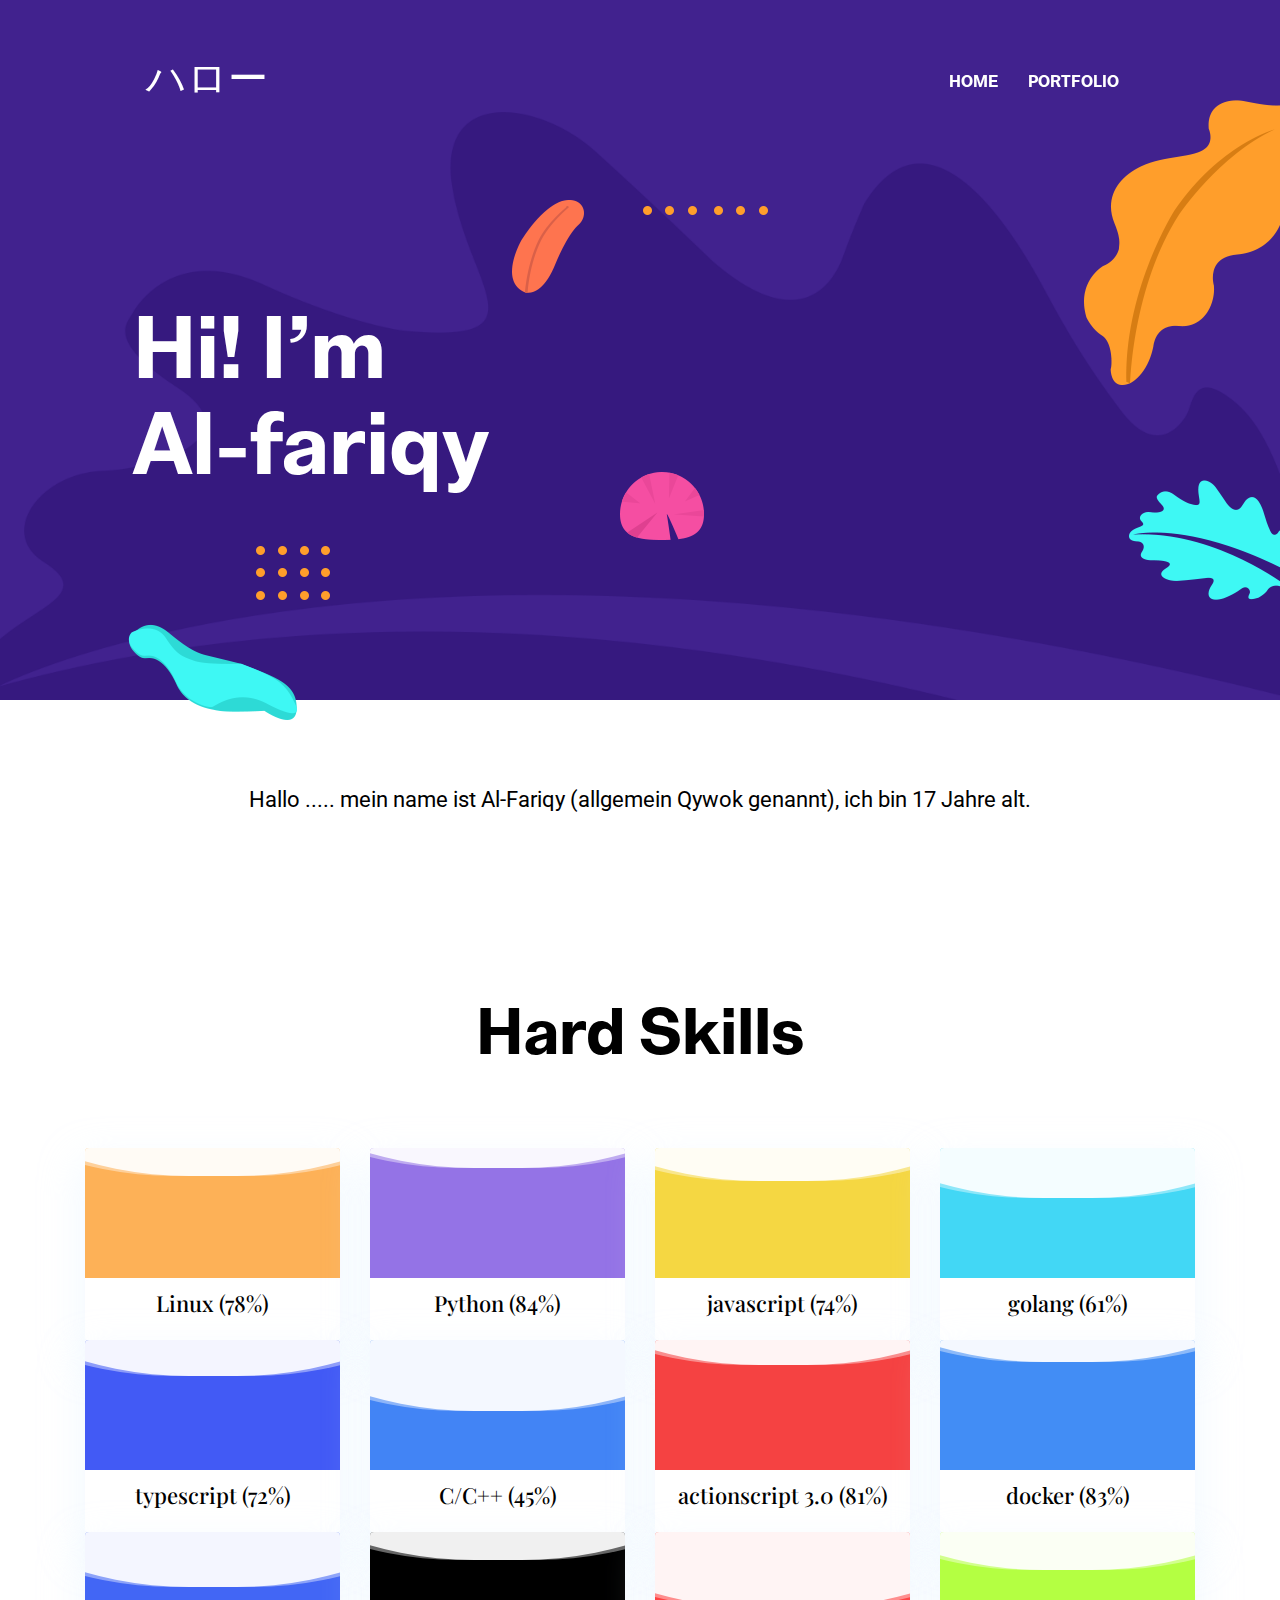
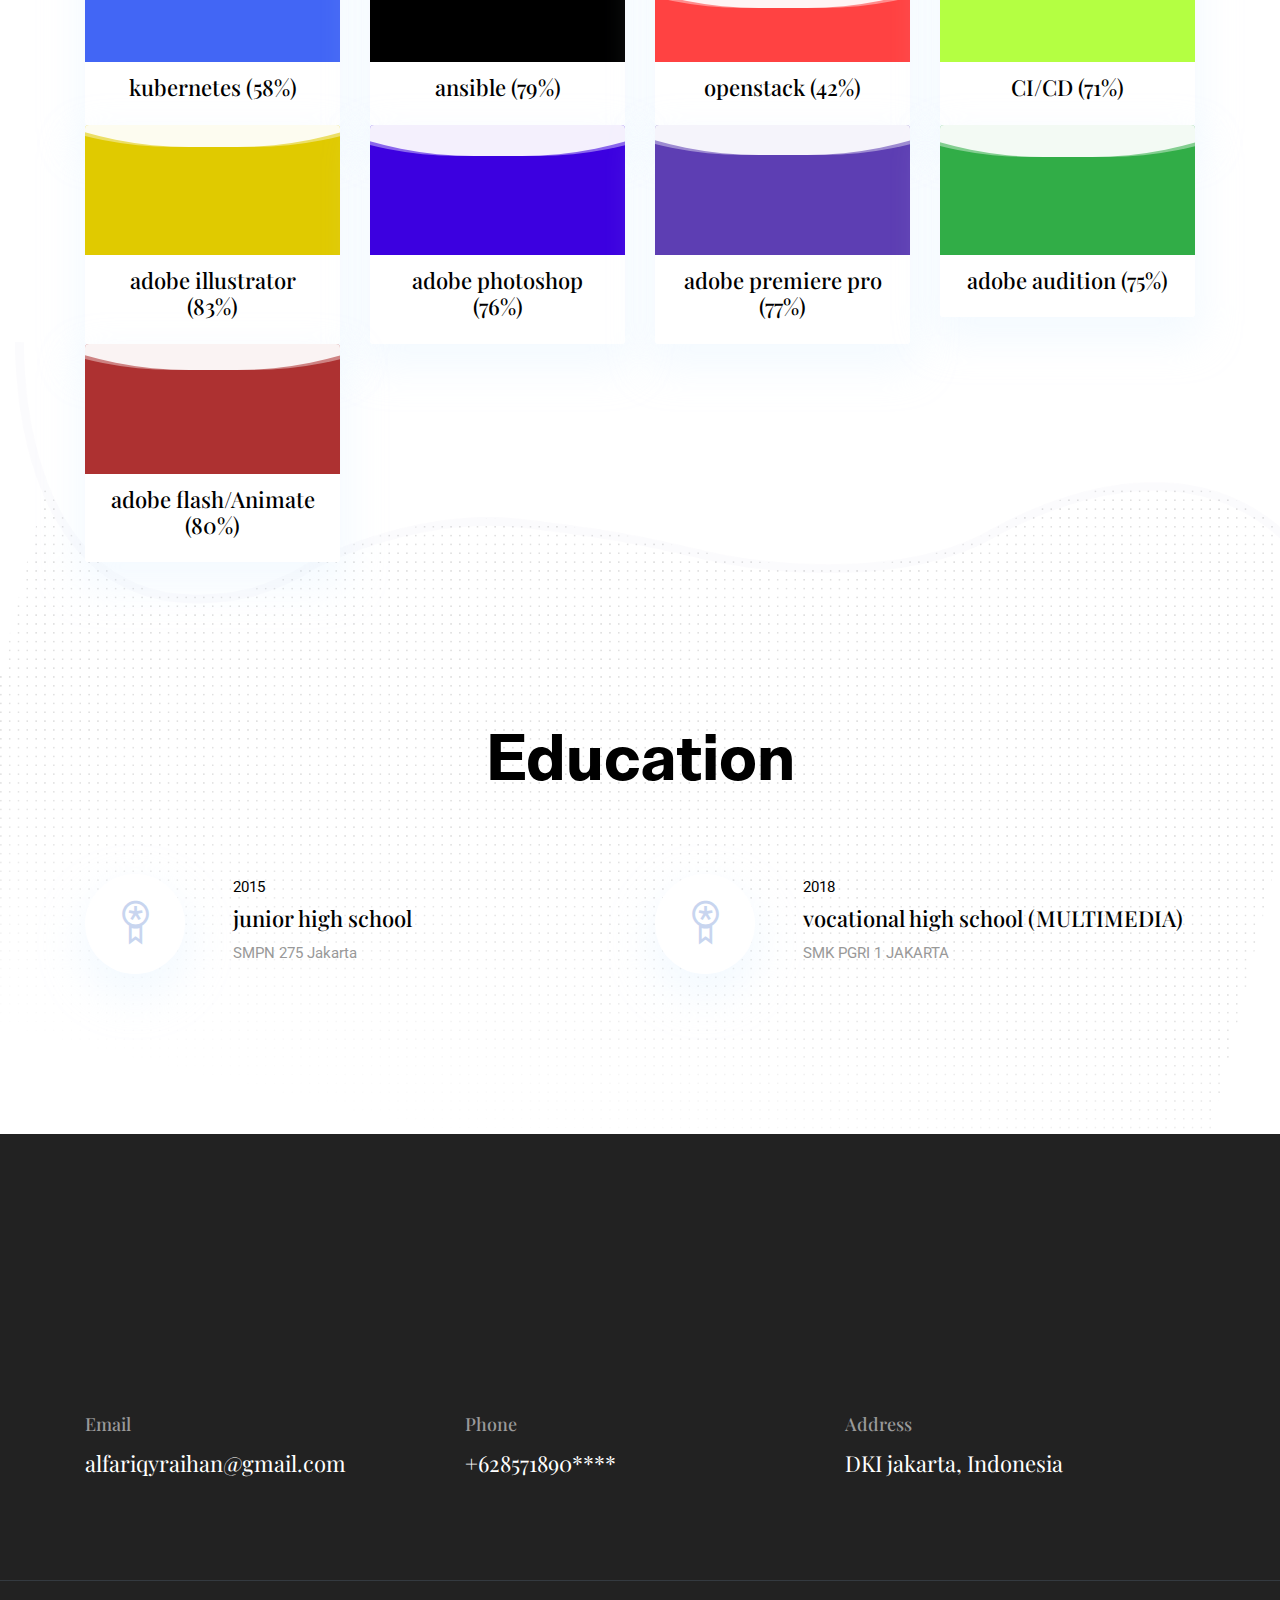
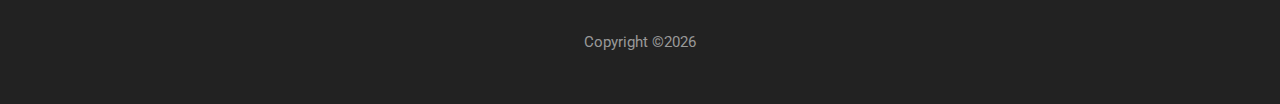
<file: index.html>
<!DOCTYPE html>
<html lang="zxx">

<head>
  <meta charset="utf-8">
  <title>assalamualaikum.....</title>

  <!-- mobile responsive meta -->
  <meta name="viewport" content="width=device-width, initial-scale=1">
  <meta name="viewport" content="width=device-width, initial-scale=1, maximum-scale=1">
  
  <!-- ** Plugins Needed for the Project ** -->
  <!-- Bootstrap -->
  <link rel="stylesheet" href="plugins/bootstrap/bootstrap.min.css">
  <!-- slick slider -->
  <link rel="stylesheet" href="plugins/slick/slick.css">
  <!-- themefy-icon -->
  <link rel="stylesheet" href="plugins/themify-icons/themify-icons.css">

  <!-- Main Stylesheet -->
  <link href="css/style.css" rel="stylesheet">

</head>

<body>
  

<header class="navigation fixed-top">
  <nav class="navbar navbar-expand-lg navbar-dark">
    <a class="navbar-brand font-tertiary h3" href="index.html">ハロー</a>
    <button class="navbar-toggler" type="button" data-toggle="collapse" data-target="#navigation"
      aria-controls="navigation" aria-expanded="false" aria-label="Toggle navigation">
      <span class="navbar-toggler-icon"></span>
    </button>

    <div class="collapse navbar-collapse text-center" id="navigation">
      <ul class="navbar-nav ml-auto">
        <li class="nav-item active">
          <a class="nav-link defaultFont" href="index.html">Home</a>
        </li>
        <li class="nav-item">
          <a class="nav-link defaultFont" target="_blank" href="https://github.com/belajarqywok">Portfolio</a>
        </li>
      </ul>
    </div>
  </nav>
</header>

<!-- hero area -->
<section class="hero-area bg-primary" id="parallax">
  <div class="container">
    <div class="row">
      <div class="col-lg-11 mx-auto">
        <h1 class="text-white font-tertiary">Hi! I’m <br> Al-fariqy<br></h1>
      </div>
    </div>
  </div>
  <div class="layer-bg w-100">
    <img class="img-fluid w-100" src="images/illustrations/leaf-bg.png" alt="bg-shape">
  </div>
  <div class="layer" id="l2">
    <img src="images/illustrations/dots-cyan.png" alt="bg-shape">
  </div>
  <div class="layer" id="l3">
    <img src="images/illustrations/leaf-orange.png" alt="bg-shape">
  </div>
  <div class="layer" id="l4">
    <img src="images/illustrations/dots-orange.png" alt="bg-shape">
  </div>
  <div class="layer" id="l5">
    <img src="images/illustrations/leaf-yellow.png" alt="bg-shape">
  </div>
  <div class="layer" id="l6">
    <img src="images/illustrations/leaf-cyan.png" alt="bg-shape">
  </div>
  <div class="layer" id="l7">
    <img src="images/illustrations/dots-group-orange.png" alt="bg-shape">
  </div>
  <div class="layer" id="l8">
    <img src="images/illustrations/leaf-pink-round.png" alt="bg-shape">
  </div>
  <div class="layer" id="l9">
    <img src="images/illustrations/leaf-cyan-2.png" alt="bg-shape">
  </div>
</section>
<!-- /hero area -->

<!-- about -->
<section class="section">
  <div class="container">
    <div class="row">
      <div class="col-lg-10 mx-auto text-center">
        <p class="defaultFont paragraph-lg text-dark">Hallo ..... mein name ist Al-Fariqy (allgemein Qywok genannt),
          ich bin 17 Jahre alt.</p>
      </div>
    </div>
  </div>
</section>
<!-- /about -->

<!-- skills -->
<section class="section">
  <div class="container">
    <div class="row">
      <div class="col-lg-12 text-center">
        <h2 class="section-title defaultFont">Hard Skills</h2>
      </div>
      <div class="col-lg-3 col-sm-6 mb-4 mb-lg-0">
        <div class="card shadow text-center">
          <div class="position-relative rounded-top progress-wrapper" data-color="#fdb157">
            <div class="wave" data-progress="78%"></div>
          </div>
          <div class="card-footer bg-white">
            <h4 class="card-title">Linux (78%)</h4>
          </div>
        </div>
      </div>
      <div class="col-lg-3 col-sm-6 mb-4 mb-lg-0">
        <div class="card shadow text-center">
          <div class="position-relative rounded-top progress-wrapper" data-color="#9473e6">
            <div class="wave" data-progress="84%"></div>
          </div>
          <div class="card-footer bg-white">
            <h4 class="card-title">Python (84%)</h4>
          </div>
        </div>
      </div>
      <div class="col-lg-3 col-sm-6 mb-4 mb-lg-0">
        <div class="card shadow text-center">
          <div class="position-relative rounded-top progress-wrapper" data-color="#f5d742">
            <div class="wave" data-progress="74%"></div>
          </div>
          <div class="card-footer bg-white">
            <h4 class="card-title">javascript (74%)</h4>
          </div>
        </div>
      </div>
      <div class="col-lg-3 col-sm-6 mb-4 mb-lg-0">
        <div class="card shadow text-center">
          <div class="position-relative rounded-top progress-wrapper" data-color="#42d7f5">
            <div class="wave" data-progress="61%"></div>
          </div>
          <div class="card-footer bg-white">
            <h4 class="card-title">golang (61%)</h4>
          </div>
        </div>
      </div>
      <div class="col-lg-3 col-sm-6 mb-4 mb-lg-0">
        <div class="card shadow text-center">
          <div class="position-relative rounded-top progress-wrapper" data-color="#425af5">
            <div class="wave" data-progress="72%"></div>
          </div>
          <div class="card-footer bg-white">
            <h4 class="card-title">typescript (72%)</h4>
          </div>
        </div>
      </div>
      <div class="col-lg-3 col-sm-6 mb-4 mb-lg-0">
        <div class="card shadow text-center">
          <div class="position-relative rounded-top progress-wrapper" data-color="#4284f5">
            <div class="wave" data-progress="45%"></div>
          </div>
          <div class="card-footer bg-white">
            <h4 class="card-title">C/C++ (45%)</h4>
          </div>
        </div>
      </div>
      <div class="col-lg-3 col-sm-6 mb-4 mb-lg-0">
        <div class="card shadow text-center">
          <div class="position-relative rounded-top progress-wrapper" data-color="#f54242">
            <div class="wave" data-progress="81%"></div>
          </div>
          <div class="card-footer bg-white">
            <h4 class="card-title">actionscript 3.0 (81%)</h4>
          </div>
        </div>
      </div>
      <div class="col-lg-3 col-sm-6 mb-4 mb-lg-0">
        <div class="card shadow text-center">
          <div class="position-relative rounded-top progress-wrapper" data-color="#428df5">
            <div class="wave" data-progress="83%"></div>
          </div>
          <div class="card-footer bg-white">
            <h4 class="card-title">docker (83%)</h4>
          </div>
        </div>
      </div>
      <div class="col-lg-3 col-sm-6 mb-4 mb-lg-0">
        <div class="card shadow text-center">
          <div class="position-relative rounded-top progress-wrapper" data-color="#4266f5">
            <div class="wave" data-progress="58%"></div>
          </div>
          <div class="card-footer bg-white">
            <h4 class="card-title">kubernetes (58%)</h4>
          </div>
        </div>
      </div>
      <div class="col-lg-3 col-sm-6 mb-4 mb-lg-0">
        <div class="card shadow text-center">
          <div class="position-relative rounded-top progress-wrapper" data-color="#000000">
            <div class="wave" data-progress="79%"></div>
          </div>
          <div class="card-footer bg-white">
            <h4 class="card-title">ansible (79%)</h4>
          </div>
        </div>
      </div>
      <div class="col-lg-3 col-sm-6 mb-4 mb-lg-0">
        <div class="card shadow text-center">
          <div class="position-relative rounded-top progress-wrapper" data-color="#ff4242">
            <div class="wave" data-progress="42%"></div>
          </div>
          <div class="card-footer bg-white">
            <h4 class="card-title">openstack (42%)</h4>
          </div>
        </div>
      </div>
      <div class="col-lg-3 col-sm-6 mb-4 mb-lg-0">
        <div class="card shadow text-center">
          <div class="position-relative rounded-top progress-wrapper" data-color="#b4ff42">
            <div class="wave" data-progress="71%"></div>
          </div>
          <div class="card-footer bg-white">
            <h4 class="card-title">CI/CD (71%)</h4>
          </div>
        </div>
      </div>
      <div class="col-lg-3 col-sm-6 mb-4 mb-lg-0">
        <div class="card shadow text-center">
          <div class="position-relative rounded-top progress-wrapper" data-color="#e0ca00">
            <div class="wave" data-progress="83%"></div>
          </div>
          <div class="card-footer bg-white">
            <h4 class="card-title">adobe illustrator (83%)</h4>
          </div>
        </div>
      </div>
      <div class="col-lg-3 col-sm-6 mb-4 mb-lg-0">
        <div class="card shadow text-center">
          <div class="position-relative rounded-top progress-wrapper" data-color="#3c00e0">
            <div class="wave" data-progress="76%"></div>
          </div>
          <div class="card-footer bg-white">
            <h4 class="card-title">adobe photoshop (76%)</h4>
          </div>
        </div>
      </div>
      <div class="col-lg-3 col-sm-6 mb-4 mb-lg-0">
        <div class="card shadow text-center">
          <div class="position-relative rounded-top progress-wrapper" data-color="#5d3eb3">
            <div class="wave" data-progress="77%"></div>
          </div>
          <div class="card-footer bg-white">
            <h4 class="card-title">adobe premiere pro (77%)</h4>
          </div>
        </div>
      </div>
      <div class="col-lg-3 col-sm-6 mb-4 mb-lg-0">
        <div class="card shadow text-center">
          <div class="position-relative rounded-top progress-wrapper" data-color="#31ad47">
            <div class="wave" data-progress="75%"></div>
          </div>
          <div class="card-footer bg-white">
            <h4 class="card-title">adobe audition (75%)</h4>
          </div>
        </div>
      </div>
      <div class="col-lg-3 col-sm-6 mb-4 mb-lg-0">
        <div class="card shadow text-center">
          <div class="position-relative rounded-top progress-wrapper" data-color="#ad3131">
            <div class="wave" data-progress="80%"></div>
          </div>
          <div class="card-footer bg-white">
            <h4 class="card-title">adobe flash/Animate (80%)</h4>
          </div>
        </div>
      </div>
    </div>
  </div>
</section>
<!-- /skills -->

<!-- education -->
<section class="section position-relative">
  <div class="container">
    <div class="row">
      <div class="col-lg-12 text-center">
        <h2 class="section-title">Education</h2>
      </div>
      <div class="col-lg-6 col-md-6 mb-80">
        <div class="d-flex">
          <div class="mr-lg-5 mr-3">
            <i class="ti-medall icon icon-light icon-bg bg-white shadow rounded-circle d-block"></i>
          </div>
          <div>
            <p class="text-dark mb-1">2015</p>
            <h4>junior high school</h4>
            <p class="mb-0 text-light">SMPN 275 Jakarta</p>
          </div>
        </div>
      </div>
      <div class="col-lg-6 col-md-6 mb-80">
        <div class="d-flex">
          <div class="mr-lg-5 mr-3">
            <i class="ti-medall icon icon-light icon-bg bg-white shadow rounded-circle d-block"></i>
          </div>
          <div>
            <p class="text-dark mb-1">2018</p>
            <h4>vocational high school (MULTIMEDIA)</h4>
            <p class="mb-0 text-light">SMK PGRI 1 JAKARTA</p>
          </div>
        </div>
      </div>
    </div>
  </div>
  <!-- bg image -->
  <img class="img-fluid edu-bg-image w-100" src="images/backgrounds/education-bg.png" alt="bg-image">
</section>
<!-- /education -->

<!-- footer -->
<footer class="bg-dark footer-section">
  <div class="section">
    <div class="container">
      <div class="row">
        <div class="col-md-4">
          <h5 class="text-light">Email</h5>
          <p class="text-white paragraph-lg font-secondary">alfariqyraihan@gmail.com</p>
        </div>
        <div class="col-md-4">
          <h5 class="text-light">Phone</h5>
          <p class="text-white paragraph-lg font-secondary">+628571890****</p>
        </div>
        <div class="col-md-4">
          <h5 class="text-light">Address</h5>
          <p class="text-white paragraph-lg font-secondary">DKI jakarta, Indonesia</p>
        </div>
      </div>
    </div>
  </div>
  <div class="border-top text-center border-dark py-5">
    <p class="mb-0 text-light">Copyright ©<script>
        var CurrentYear = new Date().getFullYear()
        document.write(CurrentYear)
      </script></p>
  </div>
</footer>
<!-- /footer -->

<!-- jQuery -->
<script src="plugins/jQuery/jquery.min.js"></script>
<!-- Bootstrap JS -->
<script src="plugins/bootstrap/bootstrap.min.js"></script>
<!-- slick slider -->
<script src="plugins/slick/slick.min.js"></script>
<!-- filter -->
<script src="plugins/shuffle/shuffle.min.js"></script>

<!-- Main Script -->
<script src="js/script.js"></script>

</body>
</html>
</file>
<file: plugins/themify-icons/themify-icons.css>
@font-face{font-family:themify;src:url(fonts/themify.eot?-fvbane);src:url(fonts/themify.eot?#iefix-fvbane) format('embedded-opentype'),url(fonts/themify.woff?-fvbane) format('woff'),url(fonts/themify.ttf?-fvbane) format('truetype'),url(fonts/themify.svg?-fvbane#themify) format('svg');font-weight:400;font-style:normal}[class*=" ti-"],[class^=ti-]{font-family:themify;speak:none;font-style:normal;font-weight:400;font-variant:normal;text-transform:none;line-height:1;-webkit-font-smoothing:antialiased;-moz-osx-font-smoothing:grayscale}.ti-wand:before{content:"\e600"}.ti-volume:before{content:"\e601"}.ti-user:before{content:"\e602"}.ti-unlock:before{content:"\e603"}.ti-unlink:before{content:"\e604"}.ti-trash:before{content:"\e605"}.ti-thought:before{content:"\e606"}.ti-target:before{content:"\e607"}.ti-tag:before{content:"\e608"}.ti-tablet:before{content:"\e609"}.ti-star:before{content:"\e60a"}.ti-spray:before{content:"\e60b"}.ti-signal:before{content:"\e60c"}.ti-shopping-cart:before{content:"\e60d"}.ti-shopping-cart-full:before{content:"\e60e"}.ti-settings:before{content:"\e60f"}.ti-search:before{content:"\e610"}.ti-zoom-in:before{content:"\e611"}.ti-zoom-out:before{content:"\e612"}.ti-cut:before{content:"\e613"}.ti-ruler:before{content:"\e614"}.ti-ruler-pencil:before{content:"\e615"}.ti-ruler-alt:before{content:"\e616"}.ti-bookmark:before{content:"\e617"}.ti-bookmark-alt:before{content:"\e618"}.ti-reload:before{content:"\e619"}.ti-plus:before{content:"\e61a"}.ti-pin:before{content:"\e61b"}.ti-pencil:before{content:"\e61c"}.ti-pencil-alt:before{content:"\e61d"}.ti-paint-roller:before{content:"\e61e"}.ti-paint-bucket:before{content:"\e61f"}.ti-na:before{content:"\e620"}.ti-mobile:before{content:"\e621"}.ti-minus:before{content:"\e622"}.ti-medall:before{content:"\e623"}.ti-medall-alt:before{content:"\e624"}.ti-marker:before{content:"\e625"}.ti-marker-alt:before{content:"\e626"}.ti-arrow-up:before{content:"\e627"}.ti-arrow-right:before{content:"\e628"}.ti-arrow-left:before{content:"\e629"}.ti-arrow-down:before{content:"\e62a"}.ti-lock:before{content:"\e62b"}.ti-location-arrow:before{content:"\e62c"}.ti-link:before{content:"\e62d"}.ti-layout:before{content:"\e62e"}.ti-layers:before{content:"\e62f"}.ti-layers-alt:before{content:"\e630"}.ti-key:before{content:"\e631"}.ti-import:before{content:"\e632"}.ti-image:before{content:"\e633"}.ti-heart:before{content:"\e634"}.ti-heart-broken:before{content:"\e635"}.ti-hand-stop:before{content:"\e636"}.ti-hand-open:before{content:"\e637"}.ti-hand-drag:before{content:"\e638"}.ti-folder:before{content:"\e639"}.ti-flag:before{content:"\e63a"}.ti-flag-alt:before{content:"\e63b"}.ti-flag-alt-2:before{content:"\e63c"}.ti-eye:before{content:"\e63d"}.ti-export:before{content:"\e63e"}.ti-exchange-vertical:before{content:"\e63f"}.ti-desktop:before{content:"\e640"}.ti-cup:before{content:"\e641"}.ti-crown:before{content:"\e642"}.ti-comments:before{content:"\e643"}.ti-comment:before{content:"\e644"}.ti-comment-alt:before{content:"\e645"}.ti-close:before{content:"\e646"}.ti-clip:before{content:"\e647"}.ti-angle-up:before{content:"\e648"}.ti-angle-right:before{content:"\e649"}.ti-angle-left:before{content:"\e64a"}.ti-angle-down:before{content:"\e64b"}.ti-check:before{content:"\e64c"}.ti-check-box:before{content:"\e64d"}.ti-camera:before{content:"\e64e"}.ti-announcement:before{content:"\e64f"}.ti-brush:before{content:"\e650"}.ti-briefcase:before{content:"\e651"}.ti-bolt:before{content:"\e652"}.ti-bolt-alt:before{content:"\e653"}.ti-blackboard:before{content:"\e654"}.ti-bag:before{content:"\e655"}.ti-move:before{content:"\e656"}.ti-arrows-vertical:before{content:"\e657"}.ti-arrows-horizontal:before{content:"\e658"}.ti-fullscreen:before{content:"\e659"}.ti-arrow-top-right:before{content:"\e65a"}.ti-arrow-top-left:before{content:"\e65b"}.ti-arrow-circle-up:before{content:"\e65c"}.ti-arrow-circle-right:before{content:"\e65d"}.ti-arrow-circle-left:before{content:"\e65e"}.ti-arrow-circle-down:before{content:"\e65f"}.ti-angle-double-up:before{content:"\e660"}.ti-angle-double-right:before{content:"\e661"}.ti-angle-double-left:before{content:"\e662"}.ti-angle-double-down:before{content:"\e663"}.ti-zip:before{content:"\e664"}.ti-world:before{content:"\e665"}.ti-wheelchair:before{content:"\e666"}.ti-view-list:before{content:"\e667"}.ti-view-list-alt:before{content:"\e668"}.ti-view-grid:before{content:"\e669"}.ti-uppercase:before{content:"\e66a"}.ti-upload:before{content:"\e66b"}.ti-underline:before{content:"\e66c"}.ti-truck:before{content:"\e66d"}.ti-timer:before{content:"\e66e"}.ti-ticket:before{content:"\e66f"}.ti-thumb-up:before{content:"\e670"}.ti-thumb-down:before{content:"\e671"}.ti-text:before{content:"\e672"}.ti-stats-up:before{content:"\e673"}.ti-stats-down:before{content:"\e674"}.ti-split-v:before{content:"\e675"}.ti-split-h:before{content:"\e676"}.ti-smallcap:before{content:"\e677"}.ti-shine:before{content:"\e678"}.ti-shift-right:before{content:"\e679"}.ti-shift-left:before{content:"\e67a"}.ti-shield:before{content:"\e67b"}.ti-notepad:before{content:"\e67c"}.ti-server:before{content:"\e67d"}.ti-quote-right:before{content:"\e67e"}.ti-quote-left:before{content:"\e67f"}.ti-pulse:before{content:"\e680"}.ti-printer:before{content:"\e681"}.ti-power-off:before{content:"\e682"}.ti-plug:before{content:"\e683"}.ti-pie-chart:before{content:"\e684"}.ti-paragraph:before{content:"\e685"}.ti-panel:before{content:"\e686"}.ti-package:before{content:"\e687"}.ti-music:before{content:"\e688"}.ti-music-alt:before{content:"\e689"}.ti-mouse:before{content:"\e68a"}.ti-mouse-alt:before{content:"\e68b"}.ti-money:before{content:"\e68c"}.ti-microphone:before{content:"\e68d"}.ti-menu:before{content:"\e68e"}.ti-menu-alt:before{content:"\e68f"}.ti-map:before{content:"\e690"}.ti-map-alt:before{content:"\e691"}.ti-loop:before{content:"\e692"}.ti-location-pin:before{content:"\e693"}.ti-list:before{content:"\e694"}.ti-light-bulb:before{content:"\e695"}.ti-Italic:before{content:"\e696"}.ti-info:before{content:"\e697"}.ti-infinite:before{content:"\e698"}.ti-id-badge:before{content:"\e699"}.ti-hummer:before{content:"\e69a"}.ti-home:before{content:"\e69b"}.ti-help:before{content:"\e69c"}.ti-headphone:before{content:"\e69d"}.ti-harddrives:before{content:"\e69e"}.ti-harddrive:before{content:"\e69f"}.ti-gift:before{content:"\e6a0"}.ti-game:before{content:"\e6a1"}.ti-filter:before{content:"\e6a2"}.ti-files:before{content:"\e6a3"}.ti-file:before{content:"\e6a4"}.ti-eraser:before{content:"\e6a5"}.ti-envelope:before{content:"\e6a6"}.ti-download:before{content:"\e6a7"}.ti-direction:before{content:"\e6a8"}.ti-direction-alt:before{content:"\e6a9"}.ti-dashboard:before{content:"\e6aa"}.ti-control-stop:before{content:"\e6ab"}.ti-control-shuffle:before{content:"\e6ac"}.ti-control-play:before{content:"\e6ad"}.ti-control-pause:before{content:"\e6ae"}.ti-control-forward:before{content:"\e6af"}.ti-control-backward:before{content:"\e6b0"}.ti-cloud:before{content:"\e6b1"}.ti-cloud-up:before{content:"\e6b2"}.ti-cloud-down:before{content:"\e6b3"}.ti-clipboard:before{content:"\e6b4"}.ti-car:before{content:"\e6b5"}.ti-calendar:before{content:"\e6b6"}.ti-book:before{content:"\e6b7"}.ti-bell:before{content:"\e6b8"}.ti-basketball:before{content:"\e6b9"}.ti-bar-chart:before{content:"\e6ba"}.ti-bar-chart-alt:before{content:"\e6bb"}.ti-back-right:before{content:"\e6bc"}.ti-back-left:before{content:"\e6bd"}.ti-arrows-corner:before{content:"\e6be"}.ti-archive:before{content:"\e6bf"}.ti-anchor:before{content:"\e6c0"}.ti-align-right:before{content:"\e6c1"}.ti-align-left:before{content:"\e6c2"}.ti-align-justify:before{content:"\e6c3"}.ti-align-center:before{content:"\e6c4"}.ti-alert:before{content:"\e6c5"}.ti-alarm-clock:before{content:"\e6c6"}.ti-agenda:before{content:"\e6c7"}.ti-write:before{content:"\e6c8"}.ti-window:before{content:"\e6c9"}.ti-widgetized:before{content:"\e6ca"}.ti-widget:before{content:"\e6cb"}.ti-widget-alt:before{content:"\e6cc"}.ti-wallet:before{content:"\e6cd"}.ti-video-clapper:before{content:"\e6ce"}.ti-video-camera:before{content:"\e6cf"}.ti-vector:before{content:"\e6d0"}.ti-themify-logo:before{content:"\e6d1"}.ti-themify-favicon:before{content:"\e6d2"}.ti-themify-favicon-alt:before{content:"\e6d3"}.ti-support:before{content:"\e6d4"}.ti-stamp:before{content:"\e6d5"}.ti-split-v-alt:before{content:"\e6d6"}.ti-slice:before{content:"\e6d7"}.ti-shortcode:before{content:"\e6d8"}.ti-shift-right-alt:before{content:"\e6d9"}.ti-shift-left-alt:before{content:"\e6da"}.ti-ruler-alt-2:before{content:"\e6db"}.ti-receipt:before{content:"\e6dc"}.ti-pin2:before{content:"\e6dd"}.ti-pin-alt:before{content:"\e6de"}.ti-pencil-alt2:before{content:"\e6df"}.ti-palette:before{content:"\e6e0"}.ti-more:before{content:"\e6e1"}.ti-more-alt:before{content:"\e6e2"}.ti-microphone-alt:before{content:"\e6e3"}.ti-magnet:before{content:"\e6e4"}.ti-line-double:before{content:"\e6e5"}.ti-line-dotted:before{content:"\e6e6"}.ti-line-dashed:before{content:"\e6e7"}.ti-layout-width-full:before{content:"\e6e8"}.ti-layout-width-default:before{content:"\e6e9"}.ti-layout-width-default-alt:before{content:"\e6ea"}.ti-layout-tab:before{content:"\e6eb"}.ti-layout-tab-window:before{content:"\e6ec"}.ti-layout-tab-v:before{content:"\e6ed"}.ti-layout-tab-min:before{content:"\e6ee"}.ti-layout-slider:before{content:"\e6ef"}.ti-layout-slider-alt:before{content:"\e6f0"}.ti-layout-sidebar-right:before{content:"\e6f1"}.ti-layout-sidebar-none:before{content:"\e6f2"}.ti-layout-sidebar-left:before{content:"\e6f3"}.ti-layout-placeholder:before{content:"\e6f4"}.ti-layout-menu:before{content:"\e6f5"}.ti-layout-menu-v:before{content:"\e6f6"}.ti-layout-menu-separated:before{content:"\e6f7"}.ti-layout-menu-full:before{content:"\e6f8"}.ti-layout-media-right-alt:before{content:"\e6f9"}.ti-layout-media-right:before{content:"\e6fa"}.ti-layout-media-overlay:before{content:"\e6fb"}.ti-layout-media-overlay-alt:before{content:"\e6fc"}.ti-layout-media-overlay-alt-2:before{content:"\e6fd"}.ti-layout-media-left-alt:before{content:"\e6fe"}.ti-layout-media-left:before{content:"\e6ff"}.ti-layout-media-center-alt:before{content:"\e700"}.ti-layout-media-center:before{content:"\e701"}.ti-layout-list-thumb:before{content:"\e702"}.ti-layout-list-thumb-alt:before{content:"\e703"}.ti-layout-list-post:before{content:"\e704"}.ti-layout-list-large-image:before{content:"\e705"}.ti-layout-line-solid:before{content:"\e706"}.ti-layout-grid4:before{content:"\e707"}.ti-layout-grid3:before{content:"\e708"}.ti-layout-grid2:before{content:"\e709"}.ti-layout-grid2-thumb:before{content:"\e70a"}.ti-layout-cta-right:before{content:"\e70b"}.ti-layout-cta-left:before{content:"\e70c"}.ti-layout-cta-center:before{content:"\e70d"}.ti-layout-cta-btn-right:before{content:"\e70e"}.ti-layout-cta-btn-left:before{content:"\e70f"}.ti-layout-column4:before{content:"\e710"}.ti-layout-column3:before{content:"\e711"}.ti-layout-column2:before{content:"\e712"}.ti-layout-accordion-separated:before{content:"\e713"}.ti-layout-accordion-merged:before{content:"\e714"}.ti-layout-accordion-list:before{content:"\e715"}.ti-ink-pen:before{content:"\e716"}.ti-info-alt:before{content:"\e717"}.ti-help-alt:before{content:"\e718"}.ti-headphone-alt:before{content:"\e719"}.ti-hand-point-up:before{content:"\e71a"}.ti-hand-point-right:before{content:"\e71b"}.ti-hand-point-left:before{content:"\e71c"}.ti-hand-point-down:before{content:"\e71d"}.ti-gallery:before{content:"\e71e"}.ti-face-smile:before{content:"\e71f"}.ti-face-sad:before{content:"\e720"}.ti-credit-card:before{content:"\e721"}.ti-control-skip-forward:before{content:"\e722"}.ti-control-skip-backward:before{content:"\e723"}.ti-control-record:before{content:"\e724"}.ti-control-eject:before{content:"\e725"}.ti-comments-smiley:before{content:"\e726"}.ti-brush-alt:before{content:"\e727"}.ti-youtube:before{content:"\e728"}.ti-vimeo:before{content:"\e729"}.ti-twitter:before{content:"\e72a"}.ti-time:before{content:"\e72b"}.ti-tumblr:before{content:"\e72c"}.ti-skype:before{content:"\e72d"}.ti-share:before{content:"\e72e"}.ti-share-alt:before{content:"\e72f"}.ti-rocket:before{content:"\e730"}.ti-pinterest:before{content:"\e731"}.ti-new-window:before{content:"\e732"}.ti-microsoft:before{content:"\e733"}.ti-list-ol:before{content:"\e734"}.ti-linkedin:before{content:"\e735"}.ti-layout-sidebar-2:before{content:"\e736"}.ti-layout-grid4-alt:before{content:"\e737"}.ti-layout-grid3-alt:before{content:"\e738"}.ti-layout-grid2-alt:before{content:"\e739"}.ti-layout-column4-alt:before{content:"\e73a"}.ti-layout-column3-alt:before{content:"\e73b"}.ti-layout-column2-alt:before{content:"\e73c"}.ti-instagram:before{content:"\e73d"}.ti-google:before{content:"\e73e"}.ti-github:before{content:"\e73f"}.ti-flickr:before{content:"\e740"}.ti-facebook:before{content:"\e741"}.ti-dropbox:before{content:"\e742"}.ti-dribbble:before{content:"\e743"}.ti-apple:before{content:"\e744"}.ti-android:before{content:"\e745"}.ti-save:before{content:"\e746"}.ti-save-alt:before{content:"\e747"}.ti-yahoo:before{content:"\e748"}.ti-wordpress:before{content:"\e749"}.ti-vimeo-alt:before{content:"\e74a"}.ti-twitter-alt:before{content:"\e74b"}.ti-tumblr-alt:before{content:"\e74c"}.ti-trello:before{content:"\e74d"}.ti-stack-overflow:before{content:"\e74e"}.ti-soundcloud:before{content:"\e74f"}.ti-sharethis:before{content:"\e750"}.ti-sharethis-alt:before{content:"\e751"}.ti-reddit:before{content:"\e752"}.ti-pinterest-alt:before{content:"\e753"}.ti-microsoft-alt:before{content:"\e754"}.ti-linux:before{content:"\e755"}.ti-jsfiddle:before{content:"\e756"}.ti-joomla:before{content:"\e757"}.ti-html5:before{content:"\e758"}.ti-flickr-alt:before{content:"\e759"}.ti-email:before{content:"\e75a"}.ti-drupal:before{content:"\e75b"}.ti-dropbox-alt:before{content:"\e75c"}.ti-css3:before{content:"\e75d"}.ti-rss:before{content:"\e75e"}.ti-rss-alt:before{content:"\e75f"}
</file>
<file: css/style.css>
/*!------------------------------------------------------------------
[MAIN STYLESHEET]

PROJECT:	Project Name
VERSION:	Versoin Number
-------------------------------------------------------------------*/
/*------------------------------------------------------------------
[TABLE OF CONTENTS]
-------------------------------------------------------------------*/
/*  typography */
@import url("https://fonts.googleapis.com/css?family=Playfair+Display:400,700|Roboto:300,400,500,700");
@font-face {
  font-family: 'BwNistaInt-xBd';
  src: url("../plugins/fonts/BwNistaInt-xBd.woff") format("woff");
  font-style: normal;
  font-display: swap;
}

body {
  line-height: 1.2;
  font-family: "Roboto", sans-serif;
  -webkit-font-smoothing: antialiased;
  font-size: 15px;
  color: #4c4c4c;
}

p, .paragraph {
  font-weight: 400;
  color: #4c4c4c;
  font-size: 15px;
  line-height: 1.8;
  font-family: "Roboto", sans-serif;
}

p-lg, .paragraph-lg {
  font-size: 22px;
}

h1, h2, h3, h4, h5, h6 {
  color: #000;
  font-family: "Playfair Display", serif;
  line-height: 1.2;
}

h1, .h1 {
  font-size: 80px;
}

@media (max-width: 991px) {
  h1, .h1 {
    font-size: 65px;
  }
}

h2, .h2 {
  font-size: 60px;
}

@media (max-width: 991px) {
  h2, .h2 {
    font-size: 50px;
  }
}

h3, .h3 {
  font-size: 40px;
}

h4, .h4 {
  font-size: 22px;
}

h5, .h5 {
  font-size: 18px;
}

h6, .h6 {
  font-size: 14px;
}

/* Button style */
.btn {
  font-size: 22px;
  font-family: "Playfair Display", serif;
  text-transform: capitalize;
  padding: 16px 44px;
  border-radius: 5px;
  font-weight: 600;
  border: 0;
  position: relative;
  z-index: 1;
  transition: .2s ease;
}

.btn:focus {
  outline: 0;
  box-shadow: none !important;
}

.btn:active {
  box-shadow: none;
}

.btn-sm {
  font-size: 15px;
  padding: 10px 30px;
}

.btn-xs {
  padding: 5px 10px;
  font-size: 15px;
}

.btn-primary {
  background: #41228e;
  color: #fff;
}

.btn-primary:active {
  background: #542cb7 !important;
}

.btn-primary:hover {
  background: #542cb7;
}

.btn-primary.focus, .btn-primary.active {
  background: #542cb7 !important;
  box-shadow: none !important;
}

.btn-transparent {
  background: transparent;
  color: #41228e;
  font-weight: bold;
}

.btn-transparent:active, .btn-transparent:hover {
  color: #41228e;
}

body {
  background-color: #fff;
  overflow-x: hidden;
}

::-moz-selection {
  background: #542cb7;
  color: #fff;
}

::selection {
  background: #542cb7;
  color: #fff;
}

/* preloader */
.preloader {
  position: fixed;
  top: 0;
  left: 0;
  right: 0;
  bottom: 0;
  background-color: #fff;
  z-index: 999;
  display: flex;
  align-items: center;
  justify-content: center;
}

ol,
ul {
  list-style-type: none;
  margin: 0px;
}

img {
  vertical-align: middle;
  border: 0;
}

a,
a:hover,
a:focus {
  text-decoration: none;
}

a,
button,
select {
  cursor: pointer;
  transition: .2s ease;
}

a:focus,
button:focus,
select:focus {
  outline: 0;
}

a.text-dark:hover {
  color: #41228e !important;
}

a:hover {
  color: #41228e;
}

.slick-slide {
  outline: 0;
}

.section {
  padding-top: 80px;
  padding-bottom: 80px;
}

.section-title {
  margin-bottom: 80px;
  font-family: "BwNistaInt-xBd";
}

.bg-cover {
  background-size: cover;
  background-position: center center;
  background-repeat: no-repeat;
}

/* overlay */
.overlay {
  position: relative;
}

.overlay::before {
  position: absolute;
  content: '';
  height: 100%;
  width: 100%;
  top: 0;
  left: 0;
  background: #000;
  opacity: .5;
}

.outline-0 {
  outline: 0 !important;
}

.d-unset {
  display: unset !important;
}

.bg-primary {
  background: #41228e !important;
}

.bg-gray {
  background: #eaeaea !important;
}

.text-primary {
  color: #41228e !important;
}

.text-color {
  color: #4c4c4c;
}

.text-dark {
  color: #000 !important;
}

.text-light {
  color: #999999 !important;
}

.mb-10 {
  margin-bottom: 10px !important;
}

.mb-20 {
  margin-bottom: 20px !important;
}

.mb-30 {
  margin-bottom: 30px !important;
}

.mb-40 {
  margin-bottom: 40px !important;
}

.mb-50 {
  margin-bottom: 50px !important;
}

.mb-60 {
  margin-bottom: 60px !important;
}

.mb-70 {
  margin-bottom: 70px !important;
}

.mb-80 {
  margin-bottom: 80px !important;
}

.mb-90 {
  margin-bottom: 90px !important;
}

.mb-100 {
  margin-bottom: 100px !important;
}

.zindex-1 {
  z-index: 1;
}

.rounded-lg {
  border-radius: 15px;
}

.overflow-hidden {
  overflow: hidden;
}

.font-secondary {
  font-family: "Playfair Display", serif !important;
}

.font-tertiary {
  font-family: "BwNistaInt-xBd" !important;
}

.shadow {
  box-shadow: 0px 18px 39.1px 6.9px rgba(224, 241, 255, 0.34) !important;
}

.bg-dark {
  background-color: #222222 !important;
}

/* icon */
.icon {
  font-size: 45px;
}

.icon-bg {
  height: 100px;
  width: 100px;
  line-height: 100px;
  text-align: center;
}

.icon-light {
  color: #c8d5ef;
}

/* /icon */
/* slick slider */
.slick-dots {
  text-align: center;
  padding-left: 0;
}

.slick-dots li {
  display: inline-block;
  margin: 2px;
}

.slick-dots li.slick-active button {
  background: #fff;
  width: 25px;
}

.slick-dots li button {
  height: 6px;
  width: 12px;
  background: rgba(255, 255, 255, 0.5);
  color: transparent;
  border-radius: 10px;
  overflow: hidden;
  transition: .2s ease;
  border: 0;
}

/* /slick slider */
/* form */
.form-control {
  border: 0;
  border-radius: 0;
  border-bottom: 1px solid #c7c7c7;
  height: 60px;
}

.form-control:focus {
  border-color: #41228e;
  outline: 0;
  box-shadow: none !important;
}

textarea.form-control {
  height: 120px;
}

/* /form */
/* card */
.card {
  border: 0;
}

.card-header {
  border: 0;
}

.card-footer {
  border: 0;
}

/* /card */
.navigation {
  padding: 40px 130px;
  transition: .3s ease;
}

.navigation.nav-bg {
  background-color: #41228e;
  padding: 15px 100px;
}

@media (max-width: 991px) {
  .navigation.nav-bg {
    padding: 15px 20px;
  }
}

@media (max-width: 991px) {
  .navigation {
    padding: 20px;
    background: #41228e;
  }
}

.navbar .nav-item .nav-link {
  font-family: "BwNistaInt-xBd";
  text-transform: uppercase;
  padding: 15px;
}

.navbar .nav-item.active {
  font-weight: bold;
}

.navbar-dark .navbar-nav .nav-link {
  color: #fff;
}

.hero-area {
  padding: 300px 0 200px;
  position: relative;
}

@media (max-width: 767px) {
  .hero-area {
    padding: 250px 0 150px;
    overflow: hidden;
  }
}

.hero-area h1 {
  position: relative;
  z-index: 2;
}

.layer {
  position: absolute;
  z-index: 1;
}

#l1 {
  bottom: 0;
  left: 0;
}

#l2 {
  top: 190px;
  left: -250px;
}

#l3 {
  top: 200px;
  left: 40%;
}

#l4 {
  top: 200px;
  right: 40%;
}

#l5 {
  top: 100px;
  right: -150px;
}

#l6 {
  bottom: -20px;
  left: 10%;
}

#l7 {
  bottom: 100px;
  left: 20%;
}

#l8 {
  bottom: 160px;
  right: 45%;
}

#l9 {
  bottom: 100px;
  right: -10px;
}

.layer-bg {
  position: absolute;
  bottom: 0;
  left: 0;
}

/* skills */
.progress-wrapper {
  height: 130px;
  overflow: hidden;
}

.wave {
  position: absolute;
  width: 100%;
  height: 100%;
}

.wave::before, .wave::after {
  content: "";
  position: absolute;
  width: 800px;
  height: 800px;
  bottom: 0;
  left: 50%;
  background-color: rgba(255, 255, 255, 0.4);
  border-radius: 45%;
  -webkit-transform: translateX(-50%) rotate(0);
          transform: translateX(-50%) rotate(0);
  -webkit-animation: rotate 6s linear infinite;
          animation: rotate 6s linear infinite;
  z-index: 10;
}

.wave::after {
  border-radius: 47%;
  background-color: rgba(255, 255, 255, 0.9);
  -webkit-transform: translateX(-50%) rotate(0);
          transform: translateX(-50%) rotate(0);
  -webkit-animation: rotate 10s linear -5s infinite;
          animation: rotate 10s linear -5s infinite;
  z-index: 20;
}

@-webkit-keyframes rotate {
  50% {
    -webkit-transform: translateX(-50%) rotate(180deg);
            transform: translateX(-50%) rotate(180deg);
  }
  100% {
    -webkit-transform: translateX(-50%) rotate(360deg);
            transform: translateX(-50%) rotate(360deg);
  }
}

@keyframes rotate {
  50% {
    -webkit-transform: translateX(-50%) rotate(180deg);
            transform: translateX(-50%) rotate(180deg);
  }
  100% {
    -webkit-transform: translateX(-50%) rotate(360deg);
            transform: translateX(-50%) rotate(360deg);
  }
}

/* /skills */
/* education */
.edu-bg-image {
  position: absolute;
  left: 0;
  top: -300px;
  z-index: -1;
}

/* /education */
/* service */
.hover-bg-primary {
  transition: .3s ease;
}

.hover-bg-primary:hover {
  background: #41228e;
}

.hover-bg-primary:hover * {
  color: #fff;
}

.active-bg-primary {
  transition: .3s ease;
  background: #41228e;
}

.active-bg-primary * {
  color: #fff;
}

.hover-shadow {
  transition: .2s ease;
}

.hover-shadow:hover {
  box-shadow: 0px 18px 40px 8px rgba(224, 241, 255, 0.54) !important;
}

/* /service */
/* portfolio */
.hover-wrapper {
  overflow: hidden;
}

.hover-wrapper img {
  transition: .3s ease;
  -webkit-transform: scale(1.1);
          transform: scale(1.1);
}

.hover-wrapper:hover img {
  -webkit-transform: scale(1);
          transform: scale(1);
}

.hover-wrapper:hover .hover-overlay {
  opacity: 1;
  visibility: visible;
}

.hover-overlay {
  position: absolute;
  height: 100%;
  width: 100%;
  border-radius: inherit;
  top: 0;
  left: 0;
  background: rgba(0, 0, 0, 0.3);
  opacity: 0;
  visibility: hidden;
  transition: .3s ease;
}

.hover-content {
  position: absolute;
  top: 50%;
  -webkit-transform: translateY(-50%);
          transform: translateY(-50%);
  left: 0;
  right: 0;
  text-align: center;
}

/* /portfolio */
/* testimonial */
.testimonial-content strong {
  color: #2bfdff;
  font-weight: normal;
}

.testimonial-bg-shapes .container {
  position: relative;
  z-index: 1;
}

.testimonial-bg-shapes .bg-map {
  position: absolute;
  left: 50%;
  top: 50%;
  -webkit-transform: translate(-50%, -50%);
          transform: translate(-50%, -50%);
}

.testimonial-bg-shapes .bg-shape-1 {
  position: absolute;
  left: 100px;
  top: -50px;
}

.testimonial-bg-shapes .bg-shape-2 {
  position: absolute;
  right: 150px;
  top: 50px;
}

.testimonial-bg-shapes .bg-shape-3 {
  position: absolute;
  right: 50px;
  top: 200px;
}

.testimonial-bg-shapes .bg-shape-4 {
  position: absolute;
  left: 100px;
  bottom: 200px;
}

.testimonial-bg-shapes .bg-shape-5 {
  position: absolute;
  right: 200px;
  bottom: -50px;
}

/* /testimonial */
/* footer */
.footer-section {
  padding-top: 200px;
}

.section-on-footer {
  margin-bottom: -250px;
}

.shadow-down {
  position: relative;
}

.shadow-down::before {
  position: absolute;
  content: "";
  box-shadow: 0px 0px 80.75px 14.25px rgba(224, 241, 255, 0.34);
  height: 100%;
  width: 100%;
  left: 0;
  top: 0;
  z-index: -1;
}

/* /footer */
.card-lg {
  flex-direction: row-reverse;
  align-items: center;
}

@media (max-width: 991px) {
  .card-lg {
    flex-direction: column;
  }
}

blockquote {
  display: inline-block;
  padding: 10px 20px;
  background: #eaeaea;
  border-left: 2px solid #41228e;
  font-style: italic;
  font-size: 22px;
}

.content * {
  margin-bottom: 20px;
}

.content strong {
  font-family: "Playfair Display", serif;
  font-size: 22px;
  font-weight: normal;
  color: #000;
  display: inherit;
  line-height: 1.5;
}

.page-title-alt {
  padding: 350px 0 70px;
}

.border-thick {
  border: 10px solid;
}

.drag-lg-top {
  margin-top: -230px;
}

@media (max-width: 991px) {
  .drag-lg-top {
    margin-top: 0;
  }
}

.page-title-alt .container {
  position: relative;
  z-index: 1;
}

.page-title-alt .bg-shape-1 {
  position: absolute;
  left: 0;
  top: 0;
  height: 100%;
}

.page-title-alt .bg-shape-2 {
  position: absolute;
  left: 70px;
  top: 100px;
}

.page-title-alt .bg-shape-3 {
  position: absolute;
  left: 30%;
  top: 50px;
  -webkit-transform: rotate(180deg);
          transform: rotate(180deg);
}

.page-title-alt .bg-shape-4 {
  position: absolute;
  left: 100px;
  bottom: 100px;
}

.page-title-alt .bg-shape-5 {
  position: absolute;
  left: 40%;
  bottom: -25px;
}

.page-title-alt .bg-shape-6 {
  position: absolute;
  bottom: 100px;
  right: -100px;
}

.page-title {
  padding: 250px 0 150px;
}

.page-title .container {
  position: relative;
  z-index: 1;
}

.page-title .bg-shape-1 {
  position: absolute;
  left: 0;
  bottom: 0;
  width: 100%;
}

.page-title .bg-shape-2 {
  position: absolute;
  left: -20px;
  top: -10px;
}

.page-title .bg-shape-3 {
  position: absolute;
  left: 10%;
  top: 100px;
}

.page-title .bg-shape-4 {
  position: absolute;
  left: 50%;
  top: -20px;
}

.page-title .bg-shape-5 {
  position: absolute;
  left: 90px;
  bottom: -50px;
  -webkit-transform: rotate(180deg);
          transform: rotate(180deg);
}

.page-title .bg-shape-6 {
  position: absolute;
  right: 20%;
  bottom: -20px;
}

.page-title .bg-shape-7 {
  position: absolute;
  right: -220px;
  bottom: -100px;
}

.filter-controls li {
  cursor: pointer;
}

.filter-controls li.active {
  font-weight: bold;
}

/*# sourceMappingURL=maps/style.css.map */
</file>
